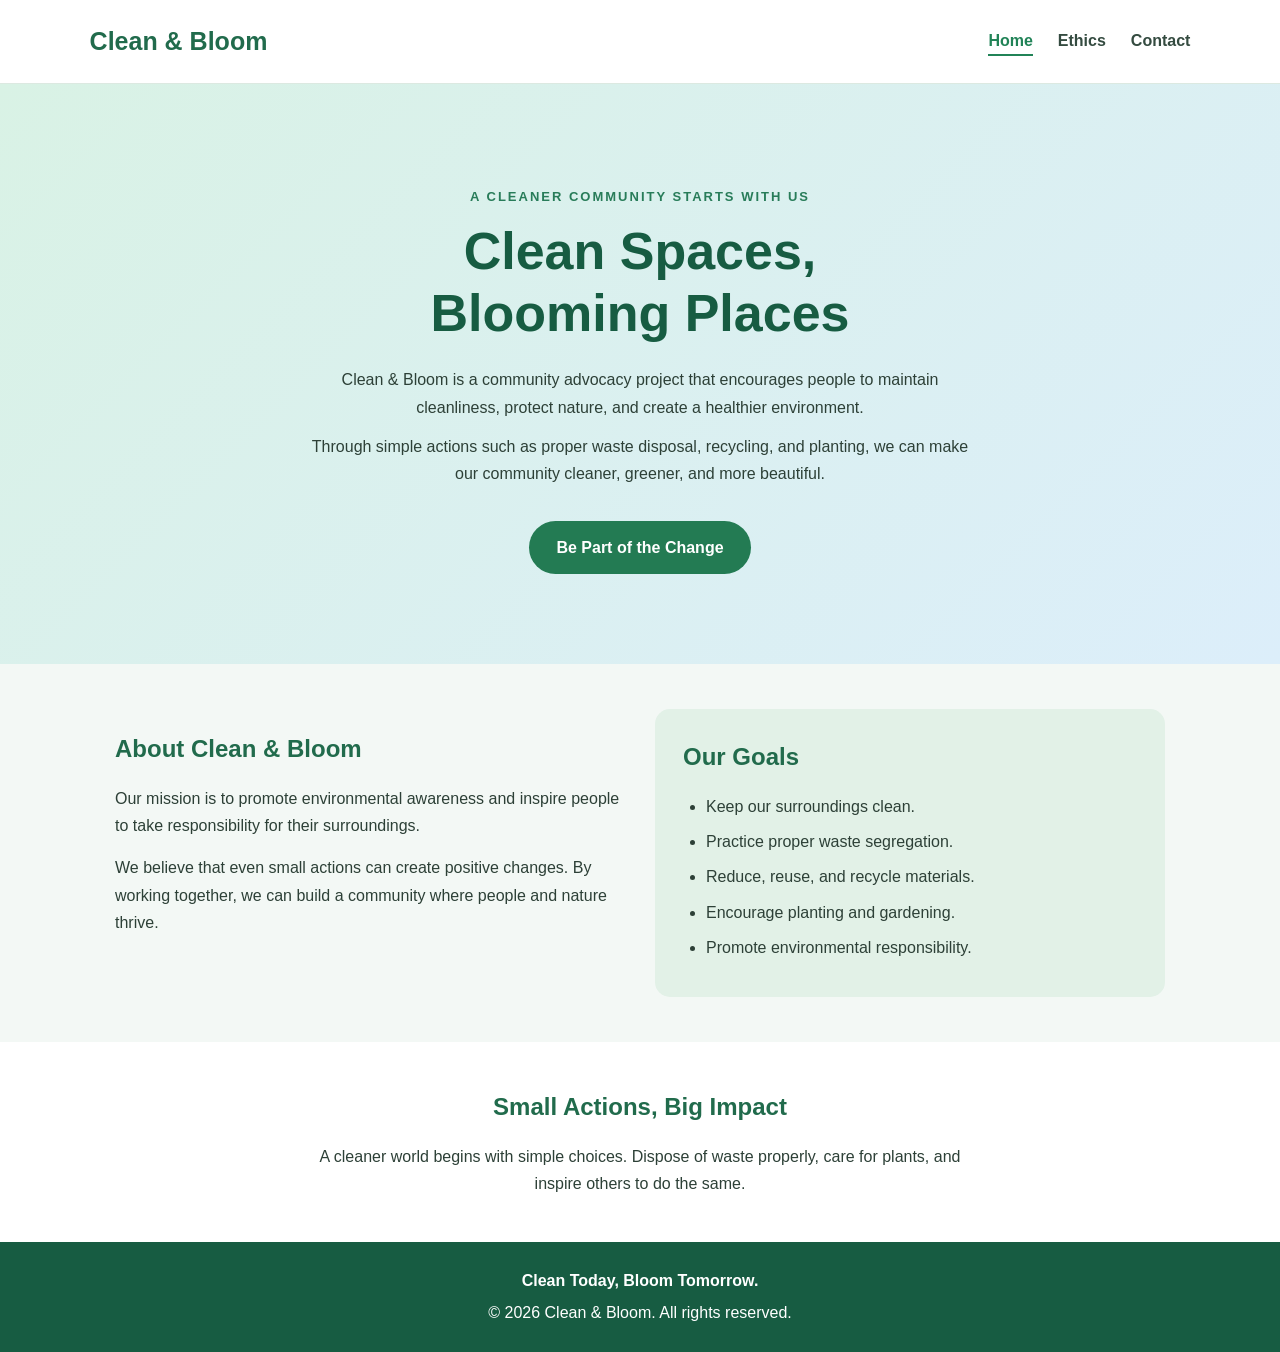
<file: index.html>
<!DOCTYPE html>
<html lang="en">
<head>
    <meta charset="UTF-8">
    <meta name="viewport" content="width=device-width, initial-scale=1.0">
    <title>Clean & Bloom | Home</title>
    <link rel="stylesheet" href="style.css">
</head>
<body>

<header>
    <a href="index.html" class="logo">Clean & Bloom</a>

    <nav>
        <a href="index.html" class="active">Home</a>
        <a href="ethics.html">Ethics</a>
        <a href="contact.html">Contact</a>
    </nav>
</header>

<main>
    <section class="hero">
        <p class="tagline">A CLEANER COMMUNITY STARTS WITH US</p>

        <h1>Clean Spaces,<br>Blooming Places</h1>

        <p>
            Clean & Bloom is a community advocacy project that
            encourages people to maintain cleanliness, protect
            nature, and create a healthier environment.
        </p>

        <p>
            Through simple actions such as proper waste disposal,
            recycling, and planting, we can make our community
            cleaner, greener, and more beautiful.
        </p>

        <a href="contact.html" class="button">Be Part of the Change</a>
    </section>

    <section class="content">
        <div class="about">
            <h2>About Clean & Bloom</h2>

            <p>
                Our mission is to promote environmental awareness
                and inspire people to take responsibility for
                their surroundings.
            </p>

            <p>
                We believe that even small actions can create
                positive changes. By working together, we can
                build a community where people and nature thrive.
            </p>
        </div>

        <div class="goals">
            <h2>Our Goals</h2>

            <ul>
                <li>Keep our surroundings clean.</li>
                <li>Practice proper waste segregation.</li>
                <li>Reduce, reuse, and recycle materials.</li>
                <li>Encourage planting and gardening.</li>
                <li>Promote environmental responsibility.</li>
            </ul>
        </div>
    </section>

    <section class="message">
        <h2>Small Actions, Big Impact</h2>
        <p>
            A cleaner world begins with simple choices.
            Dispose of waste properly, care for plants,
            and inspire others to do the same.
        </p>
    </section>
</main>

<footer>
    <p>Clean Today, Bloom Tomorrow.</p>
    <p>© 2026 Clean & Bloom. All rights reserved.</p>
</footer>

</body>
</html>
</file>
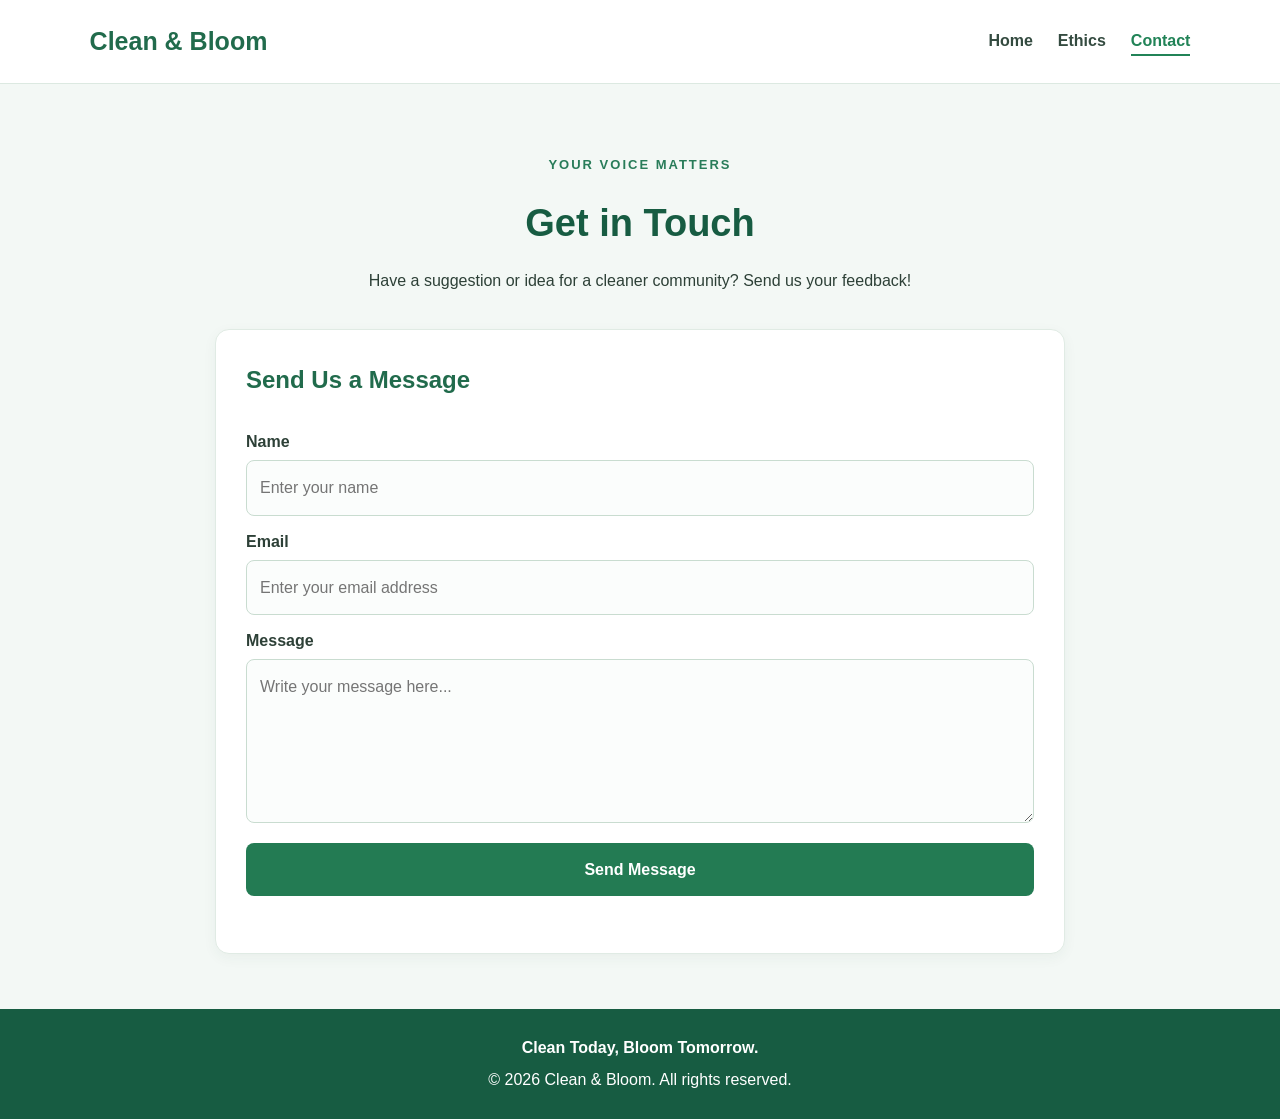
<file: contact.html>
<!DOCTYPE html>
<html lang="en">
<head>
    <meta charset="UTF-8">
    <meta name="viewport" content="width=device-width, initial-scale=1.0">
    <title>Clean & Bloom | Contact</title>
    <link rel="stylesheet" href="style.css">
</head>
<body>

<header>
    <a href="index.html" class="logo">Clean & Bloom</a>

    <nav>
        <a href="index.html">Home</a>
        <a href="ethics.html">Ethics</a>
        <a href="contact.html" class="active">Contact</a>
    </nav>
</header>

<main class="page">
    <section class="page-heading">
        <p class="tagline">YOUR VOICE MATTERS</p>
        <h1>Get in Touch</h1>

        <p>
            Have a suggestion or idea for a cleaner community?
            Send us your feedback!
        </p>
    </section>

    <section class="card">
        <h2>Send Us a Message</h2>

        <form id="contactForm">
            <label for="name">Name</label>
            <input
                type="text"
                id="name"
                name="name"
                placeholder="Enter your name"
                required
            >

            <label for="email">Email</label>
            <input
                type="email"
                id="email"
                name="email"
                placeholder="Enter your email address"
                required
            >

            <label for="message">Message</label>
            <textarea
                id="message"
                name="message"
                rows="5"
                placeholder="Write your message here..."
                required
            ></textarea>

            <button type="submit">Send Message</button>

            <p id="response" role="status"></p>
        </form>
    </section>
</main>

<footer>
    <p>Clean Today, Bloom Tomorrow.</p>
    <p>© 2026 Clean & Bloom. All rights reserved.</p>
</footer>

<script>
    document.getElementById("contactForm")
        .addEventListener("submit", function(event) {
            event.preventDefault();

            document.getElementById("response").textContent =
                "Thank you for supporting Clean & Bloom! " +
                "This demo form does not send or store messages.";

            this.reset();
        });
</script>

</body>
</html>
</file>
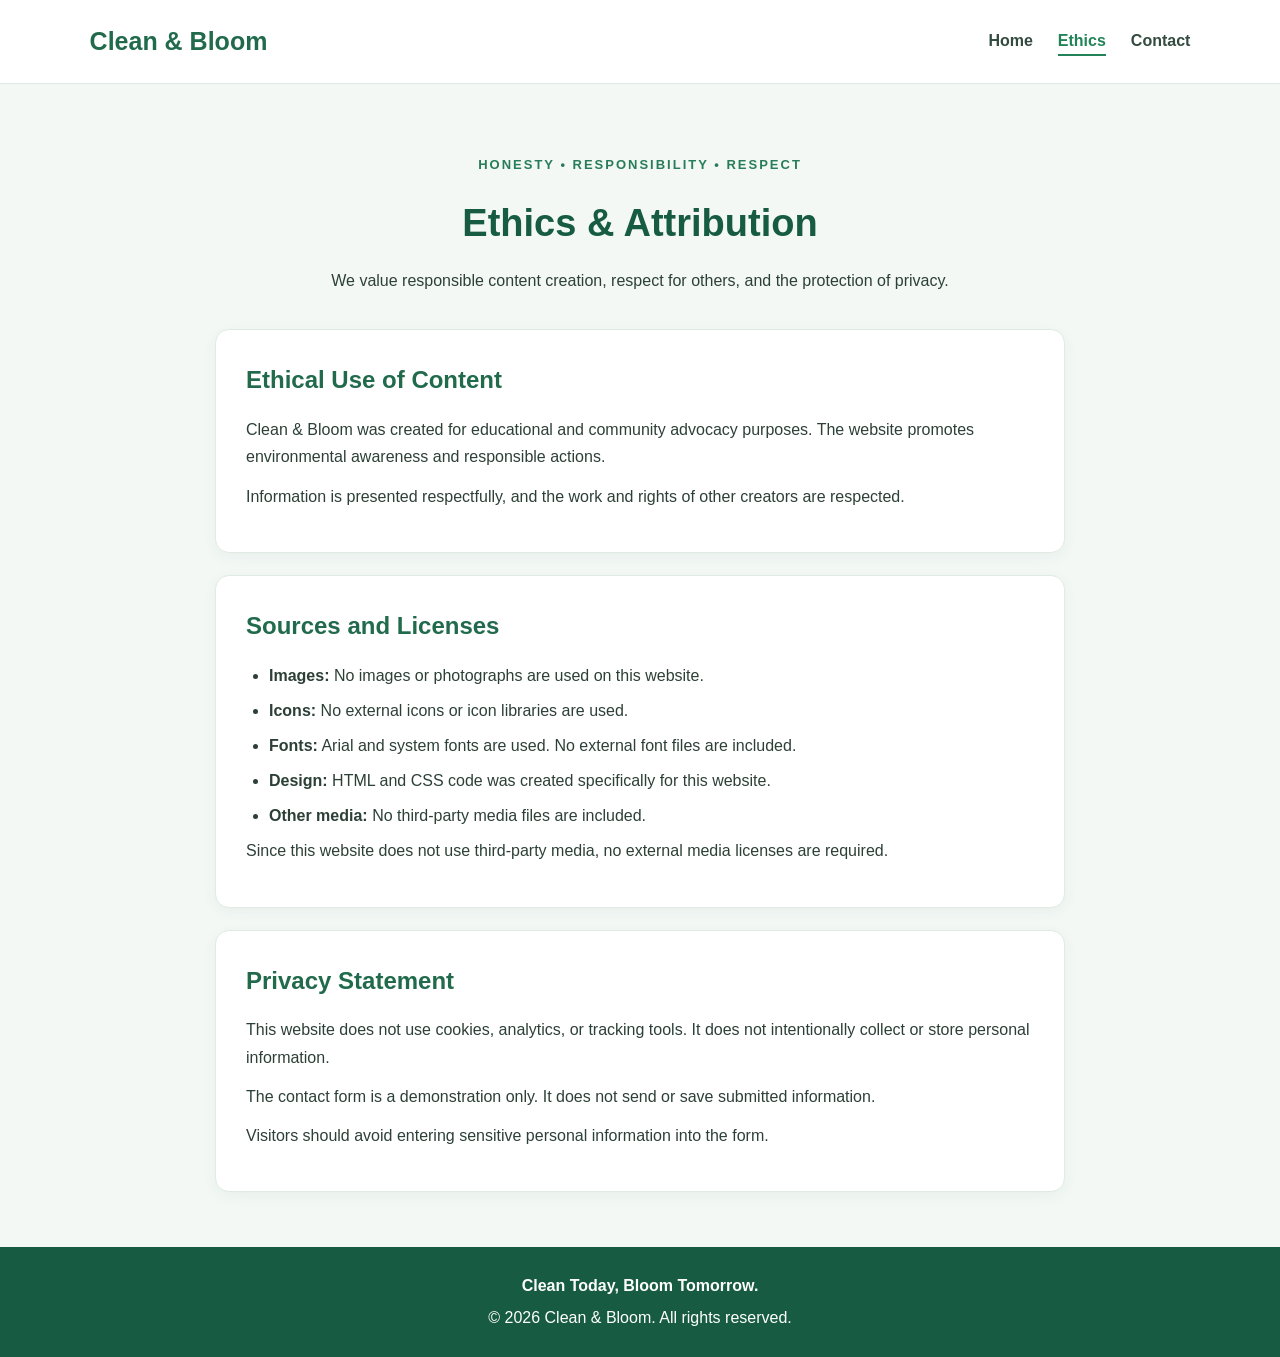
<file: ethics.html>
<!DOCTYPE html>
<html lang="en">
<head>
    <meta charset="UTF-8">
    <meta name="viewport" content="width=device-width, initial-scale=1.0">
    <title>Clean & Bloom | Ethics</title>
    <link rel="stylesheet" href="style.css">
</head>
<body>

<header>
    <a href="index.html" class="logo">Clean & Bloom</a>

    <nav>
        <a href="index.html">Home</a>
        <a href="ethics.html" class="active">Ethics</a>
        <a href="contact.html">Contact</a>
    </nav>
</header>

<main class="page">
    <section class="page-heading">
        <p class="tagline">HONESTY • RESPONSIBILITY • RESPECT</p>
        <h1>Ethics & Attribution</h1>
        <p>
            We value responsible content creation, respect
            for others, and the protection of privacy.
        </p>
    </section>

    <section class="card">
        <h2>Ethical Use of Content</h2>

        <p>
            Clean & Bloom was created for educational and
            community advocacy purposes. The website promotes
            environmental awareness and responsible actions.
        </p>

        <p>
            Information is presented respectfully, and the
            work and rights of other creators are respected.
        </p>
    </section>

    <section class="card">
        <h2>Sources and Licenses</h2>

        <ul>
            <li>
                <strong>Images:</strong> No images or photographs
                are used on this website.
            </li>

            <li>
                <strong>Icons:</strong> No external icons or
                icon libraries are used.
            </li>

            <li>
                <strong>Fonts:</strong> Arial and system fonts
                are used. No external font files are included.
            </li>

            <li>
                <strong>Design:</strong> HTML and CSS code was
                created specifically for this website.
            </li>

            <li>
                <strong>Other media:</strong> No third-party
                media files are included.
            </li>
        </ul>

        <p>
            Since this website does not use third-party media,
            no external media licenses are required.
        </p>
    </section>

    <section class="card">
        <h2>Privacy Statement</h2>

        <p>
            This website does not use cookies, analytics,
            or tracking tools. It does not intentionally
            collect or store personal information.
        </p>

        <p>
            The contact form is a demonstration only.
            It does not send or save submitted information.
        </p>

        <p>
            Visitors should avoid entering sensitive personal
            information into the form.
        </p>
    </section>
</main>

<footer>
    <p>Clean Today, Bloom Tomorrow.</p>
    <p>© 2026 Clean & Bloom. All rights reserved.</p>
</footer>

</body>
</html>
</file>
<file: style.css>
* {
    margin: 0;
    padding: 0;
    box-sizing: border-box;
}

body {
    font-family: Arial, sans-serif;
    background: #f3f8f5;
    color: #2d4037;
    line-height: 1.7;
}

/* Header and Navigation */
header {
    background: #ffffff;
    padding: 20px 7%;
    display: flex;
    justify-content: space-between;
    align-items: center;
    flex-wrap: wrap;
    gap: 15px;
    border-bottom: 1px solid #dce9e1;
}

.logo {
    color: #216b4c;
    font-size: 25px;
    font-weight: bold;
    text-decoration: none;
}

nav {
    display: flex;
    gap: 25px;
    flex-wrap: wrap;
}

nav a {
    color: #344b40;
    text-decoration: none;
    font-weight: bold;
}

nav a:hover,
nav a.active {
    color: #218357;
    border-bottom: 2px solid #218357;
}

/* Home Hero */
.hero {
    text-align: center;
    padding: 90px 20px;
    background: linear-gradient(135deg, #d9f2e5, #dceefa);
}

.tagline {
    color: #287c59;
    font-size: 13px;
    font-weight: bold;
    letter-spacing: 2px;
    margin-bottom: 15px;
}

.hero h1 {
    color: #175c42;
    font-size: clamp(34px, 5vw, 52px);
    line-height: 1.2;
    margin-bottom: 22px;
}

.hero p {
    max-width: 680px;
    margin: 12px auto;
}

.button {
    display: inline-block;
    margin-top: 22px;
    padding: 13px 27px;
    background: #237b53;
    color: white;
    text-decoration: none;
    border-radius: 30px;
    font-weight: bold;
}

.button:hover,
button:hover {
    background: #15583b;
}

/* About and Goals */
.content {
    max-width: 1100px;
    margin: 45px auto;
    padding: 0 25px;
    display: grid;
    grid-template-columns: 1fr 1fr;
    gap: 30px;
}

h2 {
    color: #216b4c;
    margin-bottom: 15px;
}

.about {
    padding: 20px 0;
}

.about p {
    margin-bottom: 15px;
}

.goals {
    background: #e2f1e7;
    padding: 28px;
    border-radius: 15px;
}

ul {
    padding-left: 23px;
}

li {
    margin-bottom: 8px;
}

/* Home Message */
.message {
    background: #ffffff;
    text-align: center;
    padding: 45px 20px;
}

.message p {
    max-width: 650px;
    margin: auto;
}

/* Inner Pages */
.page {
    max-width: 850px;
    width: 90%;
    margin: 35px auto 55px;
}

.page-heading {
    text-align: center;
    padding: 35px 15px;
}

.page-heading h1 {
    font-size: 38px;
    color: #175c42;
    margin-bottom: 12px;
}

.card {
    background: #ffffff;
    padding: 30px;
    margin-bottom: 22px;
    border: 1px solid #e0ebe4;
    border-radius: 14px;
    box-shadow: 0 4px 14px rgba(30, 75, 50, 0.05);
}

.card p {
    margin-bottom: 12px;
}

/* Contact Form */
form {
    display: flex;
    flex-direction: column;
}

label {
    font-weight: bold;
    margin: 12px 0 5px;
}

input,
textarea {
    width: 100%;
    padding: 13px;
    border: 1px solid #c9dcd0;
    border-radius: 8px;
    font: inherit;
    background: #fbfdfc;
}

input:focus,
textarea:focus {
    outline: 2px solid #78b99a;
    border-color: #287c59;
}

textarea {
    resize: vertical;
}

button {
    margin-top: 20px;
    padding: 13px;
    background: #237b53;
    color: white;
    border: none;
    border-radius: 8px;
    font: inherit;
    font-weight: bold;
    cursor: pointer;
}

#response {
    color: #216b4c;
    margin-top: 15px;
}

/* Footer */
footer {
    background: #175c42;
    color: white;
    text-align: center;
    padding: 25px 15px;
}

footer p:first-child {
    font-weight: bold;
    margin-bottom: 5px;
}

/* Responsive Design */
@media (max-width: 650px) {
    header {
        flex-direction: column;
        text-align: center;
    }

    nav {
        justify-content: center;
        gap: 18px;
    }

    .hero {
        padding: 60px 20px;
    }

    .content {
        grid-template-columns: 1fr;
        margin: 30px auto;
    }

    .page-heading h1 {
        font-size: 30px;
    }

    .card {
        padding: 22px;
    }
}
</file>
